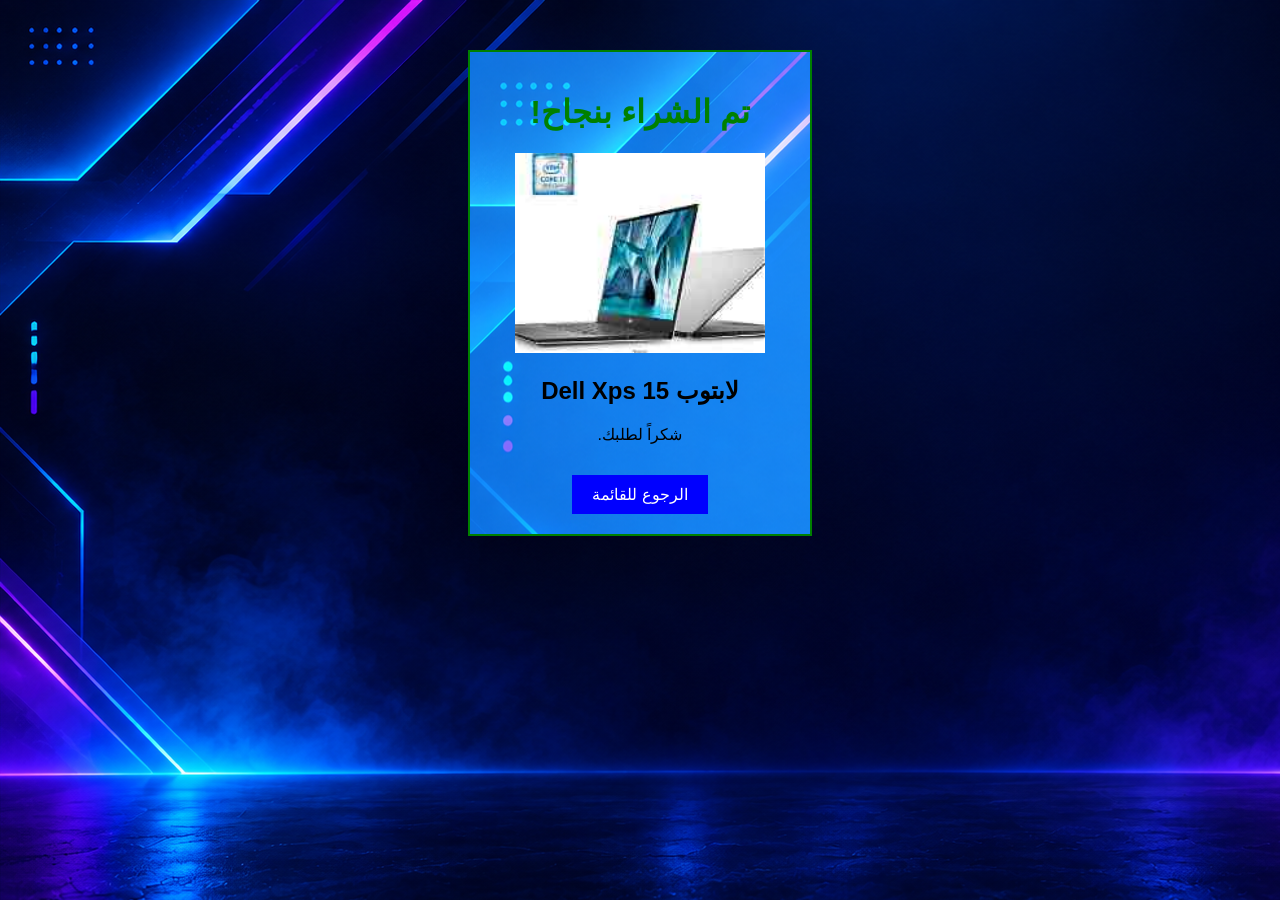
<file: b1.html>
<!DOCTYPE html> <!-- تعريف نوع المستند كـ HTML5 -->
<html lang="ar" dir="rtl"> <!-- تحديد اللغة كالعربية والاتجاه من اليمين لليسار -->
<head> <!-- بداية رأس الصفحة -->
    <meta charset="UTF-8"> <!-- تحديد ترميز الحروف لدعم اللغة العربية -->
    <title>تأكيد الشراء</title> <!-- عنوان الصفحة -->

    <style> /* بداية أكواد التصميم (CSS) */
        body {
            background-image: url(IMAGES/1789332439106.png); /* لون خلفية أبيض بسيط */
            font-family: Arial, sans-serif; /* نوع خط بسيط ومقروء */
        }
        .box {
            border: 2px solid green; /* إطار أخضر بسيط حول الصندوق */
            padding: 20px; /* مسافة داخلية */
            background-image: url(IMAGES/1789335008020.png);
            width: 300px; /* عرض ثابت للصندوق */
            margin-top: 50px; /* مسافة من أعلى الصفحة */
        }
        h1 {
            color: green; /* لون العنوان أخضر ليدل على النجاح */
        }
        img {
            width: 250px; /* عرض مناسب للصورة */
            height: 200px; /* ارتفاع ثابت للصورة */
        }
        a {
            background-color: blue; /* لون خلفية الزر أزرق */
            color: white; /* لون النص أبيض */
            padding: 10px 20px; /* مسافة داخلية للزر */
            text-decoration: none; /* إزالة الخط الموجود تحت الرابط */
            display: inline-block; /* جعل الرابط يتصرف كعنصر كتلة لضبط الأبعاد */
            margin-top: 15px; /* مسافة فوق الزر */
        }
    </style> <!-- نهاية أكواد التصميم -->
</head>
<body> <!-- بداية جسم الصفحة (المحتوى المرئي) -->

<center> <!-- توسيط جميع العناصر في الصفحة بشكل بسيط -->
    <div class="box"> <!-- صندوق لجمع محتويات صفحة النجاح -->
        <h1>تم الشراء بنجاح!</h1> <!-- رسالة تأكيد الشراء -->
        <img src="IMAGES\تنزيل.jfif" alt="صورة المنتج"> <!-- صورة المنتج الذي تم شراؤه -->
        <h2>لابتوب Dell Xps 15 </h2> <!-- اسم المنتج -->
        <p>شكراً لطلبك.</p> <!-- رسالة شكر بسيطة -->
        <a href="index.html">الرجوع للقائمة</a> <!-- رابط للعودة للصفحة الرئيسية -->
    </div> <!-- نهاية الصندوق -->
</center> <!-- نهاية وسم التوسيط -->

</body> <!-- نهاية جسم الصفحة -->
</html> <!-- نهاية ملف الـ HTML -->
</file>
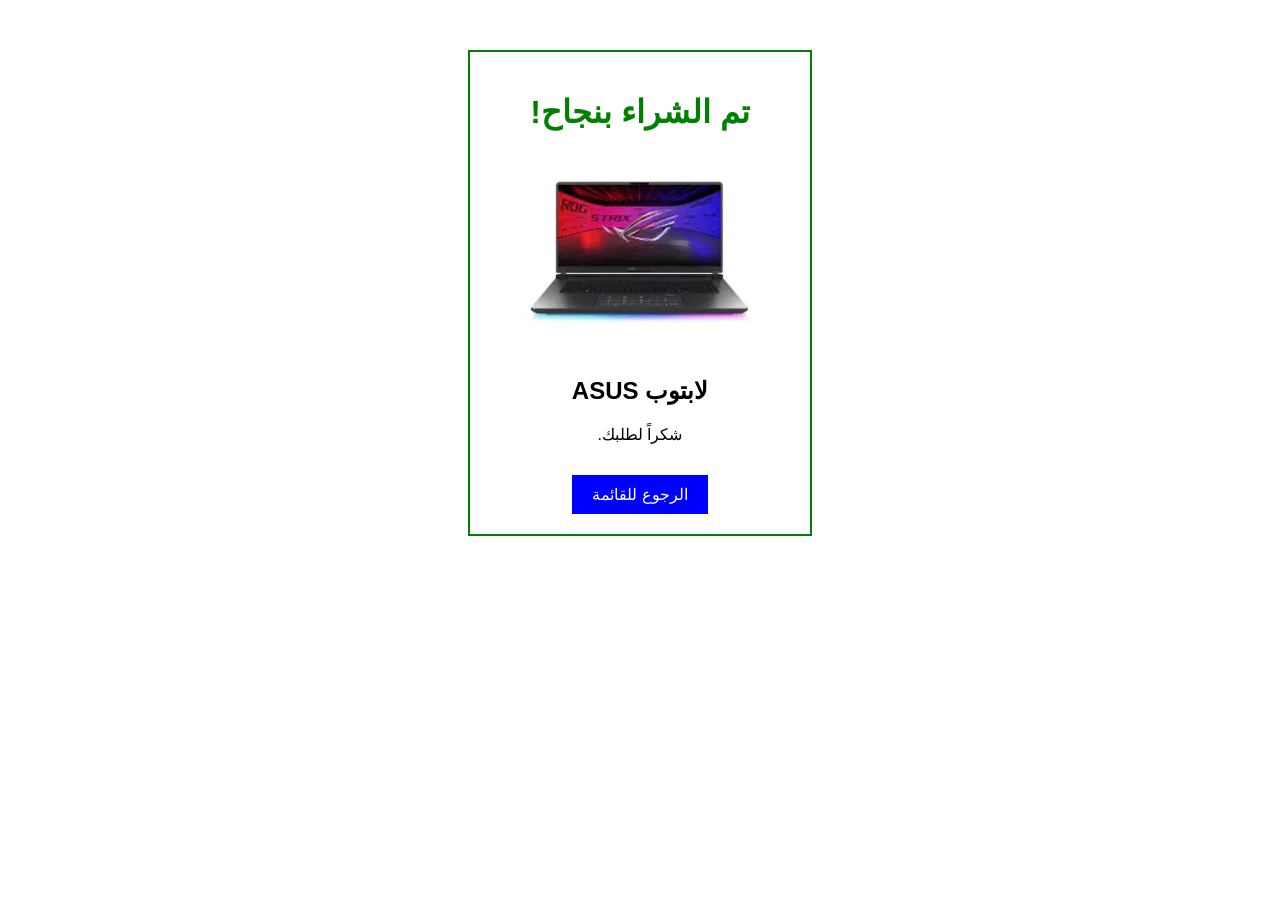
<file: b2.html>
<!DOCTYPE html> <!-- تعريف نوع المستند كـ HTML5 -->
<html lang="ar" dir="rtl"> <!-- تحديد اللغة كالعربية والاتجاه من اليمين لليسار -->
<head> <!-- بداية رأس الصفحة -->
    <meta charset="UTF-8"> <!-- تحديد ترميز الحروف لدعم اللغة العربية -->
    <title>تأكيد الشراء</title> <!-- عنوان الصفحة -->

    <style> /* بداية أكواد التصميم (CSS) */
        body {
            background-color: white; /* لون خلفية أبيض بسيط */
            font-family: Arial, sans-serif; /* نوع خط بسيط ومقروء */
        }
        .box {
            border: 2px solid green; /* إطار أخضر بسيط حول الصندوق */
            padding: 20px; /* مسافة داخلية */
            width: 300px; /* عرض ثابت للصندوق */
            margin-top: 50px; /* مسافة من أعلى الصفحة */
        }
        h1 {
            color: green; /* لون العنوان أخضر ليدل على النجاح */
        }
        img {
            width: 250px; /* عرض مناسب للصورة */
            height: 200px; /* ارتفاع ثابت  للصورة */
        }
        a {
            background-color: blue; /* لون خلفية الزر أزرق */
            color: white; /* لون النص أبيض */
            padding: 10px 20px; /* مسافة داخلية للزر */
            text-decoration: none; /* إزالة الخط الموجود تحت الرابط */
            display: inline-block; /* جعل الرابط يتصرف كعنصر كتلة لضبط الأبعاد */
            margin-top: 15px; /* مسافة فوق الزر */
        }
    </style> <!-- نهاية أكواد التصميم -->
</head>
<body> <!-- بداية جسم الصفحة (المحتوى المرئي) -->

<center> <!-- توسيط جميع العناصر في الصفحة بشكل بسيط -->
    <div class="box"> <!-- صندوق لجمع محتويات صفحة النجاح -->
        <h1>تم الشراء بنجاح!</h1> <!-- رسالة تأكيد الشراء -->
        <img src="IMAGES\تنزيل.webp" alt="صورة المنتج"> <!-- صورة المنتج الذي تم شراؤه -->
        <h2>لابتوب   ASUS </h2> <!-- اسم المنتج -->
        <p>شكراً لطلبك.</p> <!-- رسالة شكر بسيطة -->
        <a href="index.html">الرجوع للقائمة</a> <!-- رابط للعودة للصفحة الرئيسية -->
    </div> <!-- نهاية الصندوق -->
</center> <!-- نهاية وسم التوسيط -->

</body> <!-- نهاية جسم الصفحة -->
</html> <!-- نهاية ملف الـ HTML -->
</file>
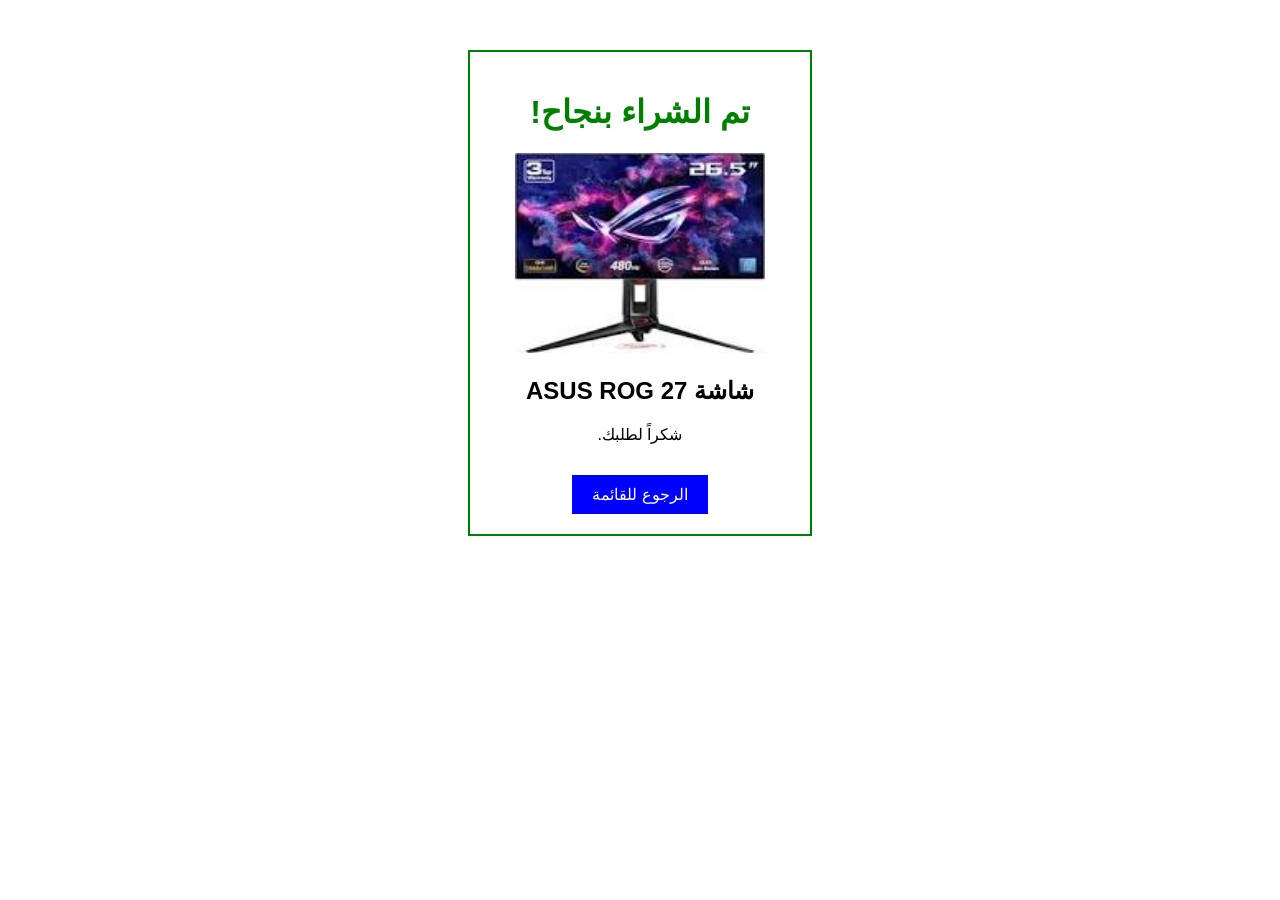
<file: b3.html>
<!DOCTYPE html> <!-- تعريف نوع المستند كـ HTML5 -->
<html lang="ar" dir="rtl"> <!-- تحديد اللغة كالعربية والاتجاه من اليمين لليسار -->
<head> <!-- بداية رأس الصفحة -->
    <meta charset="UTF-8"> <!-- تحديد ترميز الحروف لدعم اللغة العربية -->
    <title>تأكيد الشراء</title> <!-- عنوان الصفحة -->

    <style> /* بداية أكواد التصميم (CSS) */
        body {
            background-color: white; /* لون خلفية أبيض بسيط */
            font-family: Arial, sans-serif; /* نوع خط بسيط ومقروء */
        }
        .box {
            border: 2px solid green; /* إطار أخضر بسيط حول الصندوق */
            padding: 20px; /* مسافة داخلية */
            width: 300px; /* عرض ثابت للصندوق */
            margin-top: 50px; /* مسافة من أعلى الصفحة */
        }
        h1 {
            color: green; /* لون العنوان أخضر ليدل على النجاح */
        }
        img {
            width: 250px; /* عرض مناسب للصورة */
            height: 200px; /* ارتفاع ثابت للصورة */
        }
        a {
            background-color: blue; /* لون خلفية الزر أزرق */
            color: white; /* لون النص أبيض */
            padding: 10px 20px; /* مسافة داخلية للزر */
            text-decoration: none; /* إزالة الخط الموجود تحت الرابط */
            display: inline-block; /* جعل الرابط يتصرف كعنصر كتلة لضبط الأبعاد */
            margin-top: 15px; /* مسافة فوق الزر */
        }
    </style> <!-- نهاية أكواد التصميم -->
</head>
<body> <!-- بداية جسم الصفحة (المحتوى المرئي) -->

<center> <!-- توسيط جميع العناصر في الصفحة بشكل بسيط -->
    <div class="box"> <!-- صندوق لجمع محتويات صفحة النجاح -->
        <h1>تم الشراء بنجاح!</h1> <!-- رسالة تأكيد الشراء -->
        <img src="IMAGES\q4g8wasb.bmp" alt="صورة المنتج"> <!-- صورة المنتج الذي تم شراؤه -->
        <h2> شاشة  ASUS ROG 27</h2> <!-- اسم المنتج -->
        <p>شكراً لطلبك.</p> <!-- رسالة شكر بسيطة -->
        <a href="index.html">الرجوع للقائمة</a> <!-- رابط للعودة للصفحة الرئيسية -->
    </div> <!-- نهاية الصندوق -->
</center> <!-- نهاية وسم التوسيط -->

</body> <!-- نهاية جسم الصفحة -->
</html> <!-- نهاية ملف الـ HTML -->
</file>
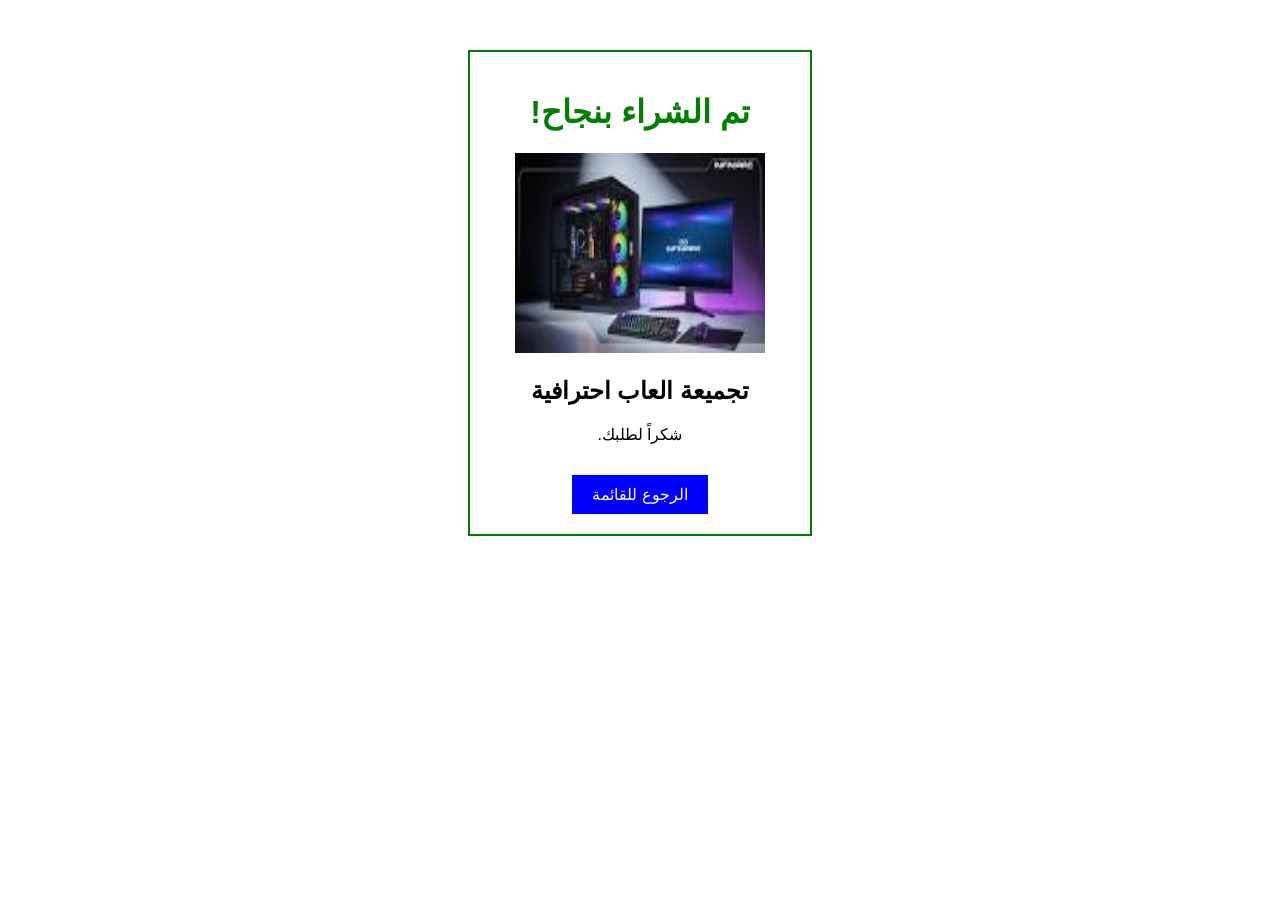
<file: b4.html>
<!DOCTYPE html> <!-- تعريف نوع المستند كـ HTML5 -->
<html lang="ar" dir="rtl"> <!-- تحديد اللغة كالعربية والاتجاه من اليمين لليسار -->
<head> <!-- بداية رأس الصفحة -->
    <meta charset="UTF-8"> <!-- تحديد ترميز الحروف لدعم اللغة العربية -->
    <title>تأكيد الشراء</title> <!-- عنوان الصفحة -->

    <style> /* بداية أكواد التصميم (CSS) */
        body {
            background-color: white; /* لون خلفية أبيض بسيط */
            font-family: Arial, sans-serif; /* نوع خط بسيط ومقروء */
        }
        .box {
            border: 2px solid green; /* إطار أخضر بسيط حول الصندوق */
            padding: 20px; /* مسافة داخلية */
            width: 300px; /* عرض ثابت للصندوق */
            margin-top: 50px; /* مسافة من أعلى الصفحة */
        }
        h1 {
            color: green; /* لون العنوان أخضر ليدل على النجاح */
        }
        img {
            width: 250px; /* عرض مناسب للصورة */
            height: 200px; /* ارتفاع ثابت للصورة */
        }
        a {
            background-color: blue; /* لون خلفية الزر أزرق */
            color: white; /* لون النص أبيض */
            padding: 10px 20px; /* مسافة داخلية للزر */
            text-decoration: none; /* إزالة الخط الموجود تحت الرابط */
            display: inline-block; /* جعل الرابط يتصرف كعنصر كتلة لضبط الأبعاد */
            margin-top: 15px; /* مسافة فوق الزر */
        }
    </style> <!-- نهاية أكواد التصميم -->
</head>
<body> <!-- بداية جسم الصفحة (المحتوى المرئي) -->

<center> <!-- توسيط جميع العناصر في الصفحة بشكل بسيط -->
    <div class="box"> <!-- صندوق لجمع محتويات صفحة النجاح -->
        <h1>تم الشراء بنجاح!</h1> <!-- رسالة تأكيد الشراء -->
        <img src="IMAGES\j9y66dvy.bmp" alt="صورة المنتج"> <!-- صورة المنتج الذي تم شراؤه -->
        <h2>تجميعة العاب احترافية</h2> <!-- اسم المنتج -->
        <p>شكراً لطلبك.</p> <!-- رسالة شكر بسيطة -->
        <a href="index.html">الرجوع للقائمة</a> <!-- رابط للعودة للصفحة الرئيسية -->
    </div> <!-- نهاية الصندوق -->
</center> <!-- نهاية وسم التوسيط -->

</body> <!-- نهاية جسم الصفحة -->
</html> <!-- نهاية ملف الـ HTML -->
</file>
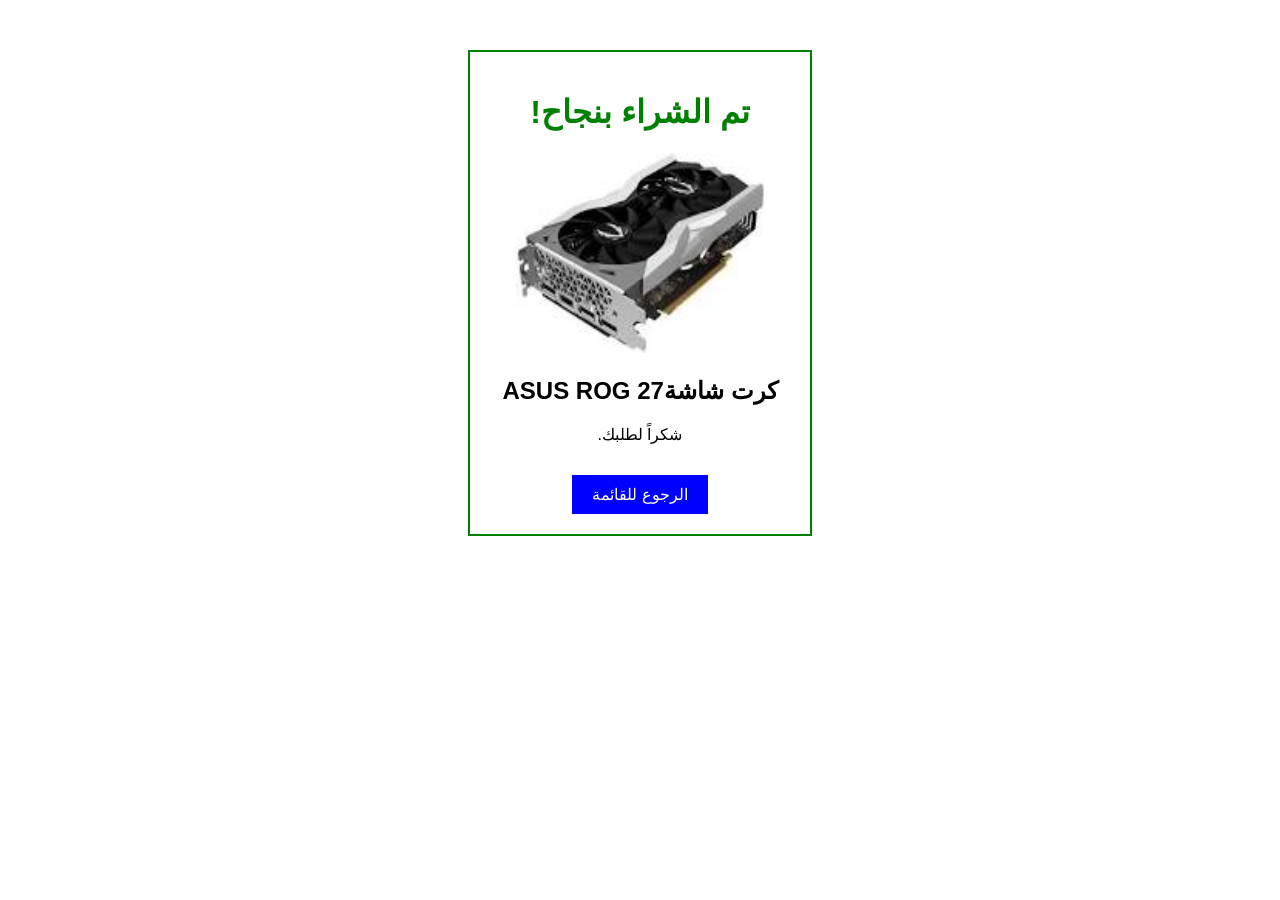
<file: b5.html>
<!DOCTYPE html> <!-- تعريف نوع المستند كـ HTML5 -->
<html lang="ar" dir="rtl"> <!-- تحديد اللغة كالعربية والاتجاه من اليمين لليسار -->
<head> <!-- بداية رأس الصفحة -->
    <meta charset="UTF-8"> <!-- تحديد ترميز الحروف لدعم اللغة العربية -->
    <title>تأكيد الشراء</title> <!-- عنوان الصفحة -->

    <style> /* بداية أكواد التصميم (CSS) */
        body {
            background-color: white; /* لون خلفية أبيض بسيط */
            font-family: Arial, sans-serif; /* نوع خط بسيط ومقروء */
        }
        .box {
            border: 2px solid green; /* إطار أخضر بسيط حول الصندوق */
            padding: 20px; /* مسافة داخلية */
            width: 300px; /* عرض ثابت للصندوق */
            margin-top: 50px; /* مسافة من أعلى الصفحة */
        }
        h1 {
            color: green; /* لون العنوان أخضر ليدل على النجاح */
        }
        img {
            width: 250px; /* عرض مناسب للصورة */
            height: 200px; /* ارتفاع ثابت للصورة */
        }
        a {
            background-color: blue; /* لون خلفية الزر أزرق */
            color: white; /* لون النص أبيض */
            padding: 10px 20px; /* مسافة داخلية للزر */
            text-decoration: none; /* إزالة الخط الموجود تحت الرابط */
            display: inline-block; /* جعل الرابط يتصرف كعنصر كتلة لضبط الأبعاد */
            margin-top: 15px; /* مسافة فوق الزر */
        }
    </style> <!-- نهاية أكواد التصميم -->
</head>
<body> <!-- بداية جسم الصفحة (المحتوى المرئي) -->

<center> <!-- توسيط جميع العناصر في الصفحة بشكل بسيط -->
    <div class="box"> <!-- صندوق لجمع محتويات صفحة النجاح -->
        <h1>تم الشراء بنجاح!</h1> <!-- رسالة تأكيد الشراء -->
        <img src="IMAGES\images.jfif" alt="صورة المنتج"> <!-- صورة المنتج الذي تم شراؤه -->
        <h2>كرت شاشةASUS ROG 27 </h2> <!-- اسم المنتج -->
        <p>شكراً لطلبك.</p> <!-- رسالة شكر بسيطة -->
        <a href="index.html">الرجوع للقائمة</a> <!-- رابط للعودة للصفحة الرئيسية -->
    </div> <!-- نهاية الصندوق -->
</center> <!-- نهاية وسم التوسيط -->

</body> <!-- نهاية جسم الصفحة -->
</html> <!-- نهاية ملف الـ HTML -->
</file>
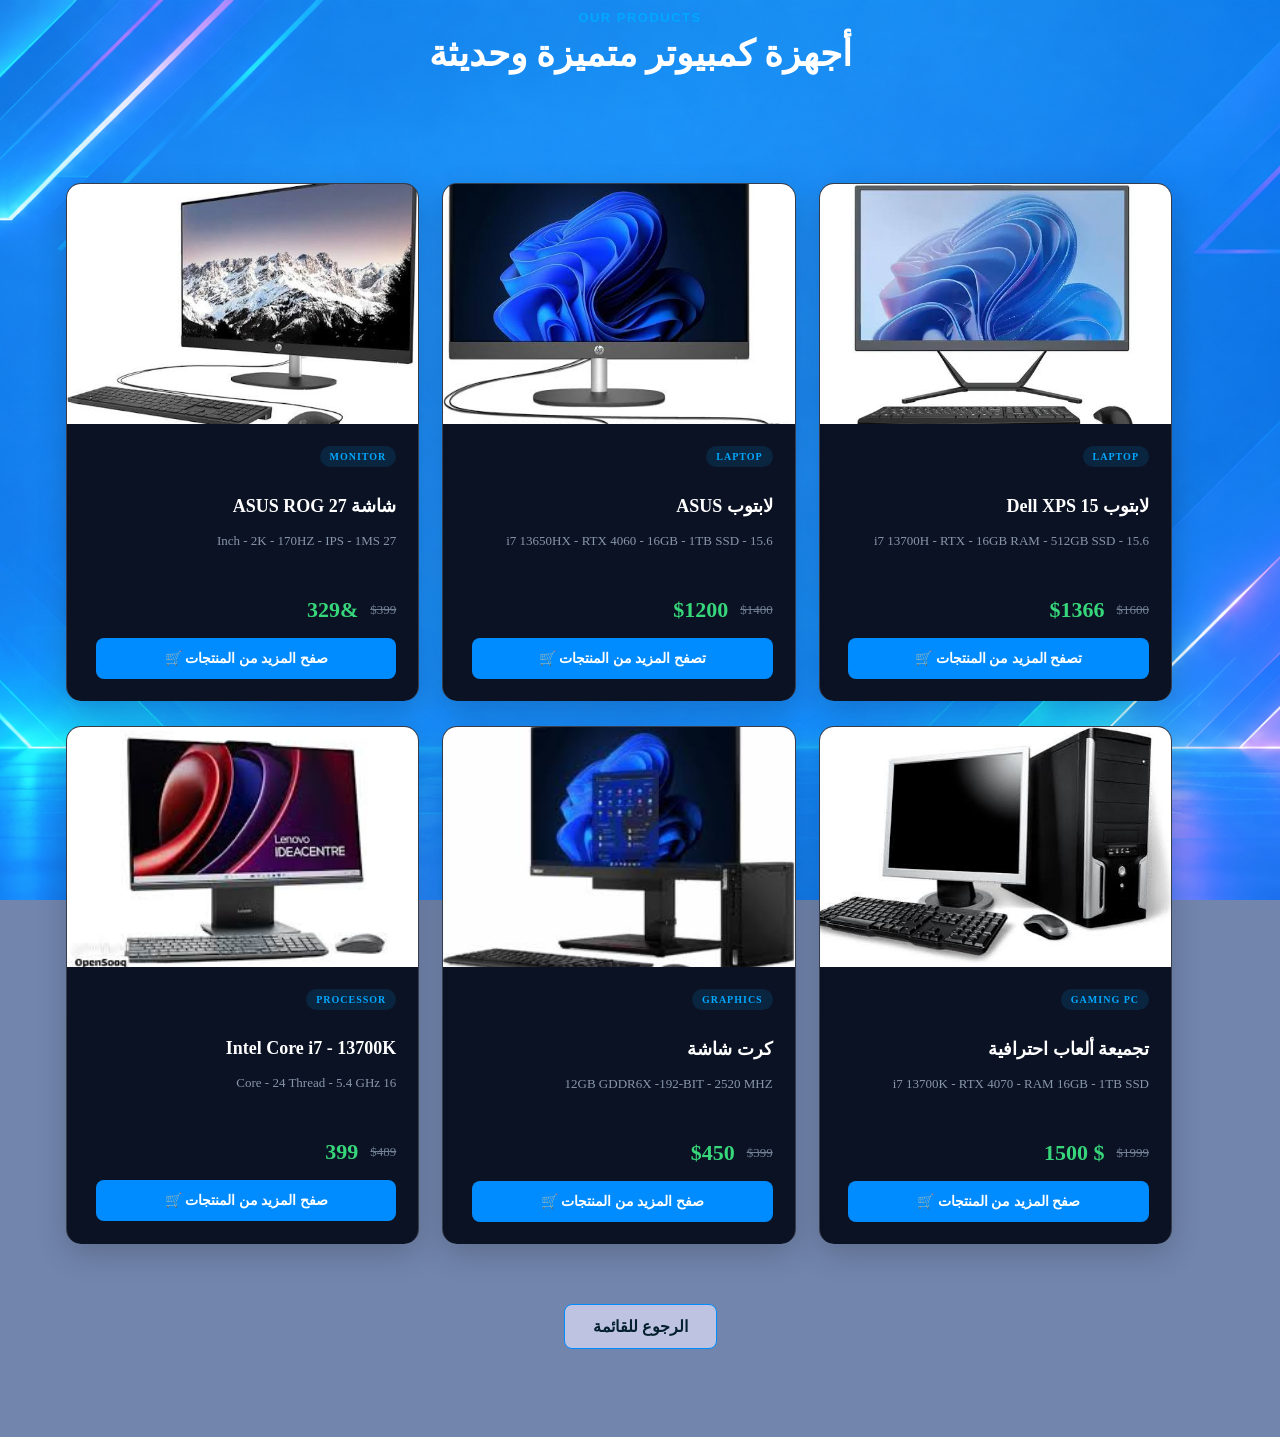
<file: PC.HTML>
<!DOCTYPE html>
<html lang="ar" dir="rtl">
<head>
    <meta charset="UTF-8">
    <meta name="viewport" content="width=device-width, initial-scale=1.0">
    <title>🖥️ أجهزة الكمبيوتر</title>
</head>
<body>
<center>
    
            <div class="section-heading"> 
                <span>OUR PRODUCTS</span>
                <h2>أجهزة كمبيوتر متميزة وحديثة</h2>
                
            </div>
            </center>
<section class="products-section" >
            <div class="products-container">

                <div class="product-card">
                    <div class="product-image">
                        <img src="imagec pc/images (15).jpeg">
                    </div>
                    <div class="product-content">
                        <span class="category">LAPTOP</span>
                        <h3>لابتوب Dell XPS 15</h3>
                        <p>i7 13700H - RTX - 16GB RAM - 512GB SSD - 15.6</p>
                        <div class="price">
                            <span class="old">$1600</span>
                            <span class="new">$1366</span>
                        </div>
                        <a class="product-btn" href="b1.html"> تصفح المزيد من المنتجات 🛒</a>
                    </div>
                </div>
            <div class="product-card">
                    <div class="product-image">
                        <img src="imagec pc/images (3).jpeg">
                    </div>
                    <div class="product-content">
                        <span class="category">LAPTOP</span>
                        <h3>لابتوب ASUS</h3>
                        <p>i7 13650HX - RTX 4060 - 16GB - 1TB SSD - 15.6</p>
                        <div class="price">
                            <span class="old">$1400</span>
                            <span class="new">$1200</span>
                        </div>
                        <a class="product-btn" href="b2.html">تصفح المزيد من المنتجات 🛒</a>
                    </div>
            </div>

                <div class="product-card">
                    <div class="product-image">
                        <img src="imagec pc/images (7).jpeg">
                    </div>
                    <div class="product-content">
                        <span class="category">MONITOR</span>
                        <h3>شاشة ASUS ROG 27</h3>
                        <p>27 Inch - 2K - 170HZ - IPS - 1MS</p>
                        <div class="price">
                            <span class="old">$399</span>
                            <span class="new">&329</span>
                        </div>
                        <a class="product-btn" href="b3.html">صفح المزيد من المنتجات  🛒</a>
                    </div>
                </div>

                <div class="product-card">
                    <div class="product-image">
                        <img src="imagec pc/images (13).jpeg">
                    </div>
                    <div class="product-content">
                        <span class="category">GAMING PC</span>
                        <h3>تجميعة ألعاب احترافية</h3>
                        <p>i7 13700K - RTX 4070 - RAM 16GB - 1TB SSD</p>
                        <div class="price">
                            <span class="old">$1999</span>
                            <span class="new">$ 1500</span>
                        </div>
                        <a class="product-btn" href="b4.html">صفح المزيد من المنتجات  🛒</a>
                    </div>
                </div>

                <div class="product-card">
                    <div class="product-image">
                        <img src="imagec pc/images (19).jpeg">
                    </div>
                    <div class="product-content">
                        <span class="category">GRAPHICS</span>
                        <h3>كرت شاشة </h3>
                        <p>12GB GDDR6X -192-BIT - 2520 MHZ</p>
                        <div class="price">
                            <span class="old">$399</span>
                            <span class="new">$450</span>
                        </div>
                        <a class="product-btn" href="b5.html">صفح المزيد من المنتجات  🛒</a>
                    </div>
                </div>

                <div class="product-card">
                    <div class="product-image">
                        <img src="imagec pc/images (17).jpeg">
                    </div>
                    <div class="product-content">
                        <span class="category">PROCESSOR</span>
                        <h3>Intel Core i7 - 13700K</h3>
                        <p>16 Core - 24 Thread - 5.4 GHz</p>
                        <div class="price">
                            <span class="old">$489</span>
                            <span class="new">399</span>
                        </div>
                        <a class="product-btn" href="b6.html">صفح المزيد من المنتجات  🛒</a>
                    </div>
                

            </div>
            </div>
            <a class="more-btn" href="index.html"> الرجوع للقائمة
            </a>
        </section>
    
<style>
                
body {
    font-family: Cambria, Cochin, Georgia, Times, 'Times New Roman', serif;
    background-color: rgba(3, 36, 109, 0.555);
    background-image: url("IMAGES/1789335008020.png");
    background-size: cover;
    background-position: center;
    background-repeat: no-repeat;
    background-attachment: fixed;
}
section-heading {
    width:  100%;
    height: 30px;
      text-align: center;
    margin-bottom: 35px;
}

.section-heading span {
    display: inline-block;
    color: #00A8FF;
    font-size: 13px;
    font-family: Arial, Helvetica, sans-serif;
    font-weight: 800;
    letter-spacing: 1.5PX;
    margin-bottom: 8px;
}

.section-heading h2 {
    margin: 0 0 8PX;
    font-size: 36px;
    color: #FFFFFF;
    margin-bottom: 8px;
}

.products-section{

text-align: center;
padding: 80px 80px ;
background:
        radial-gradient(135deg,#20A4F3 0%,#168DE0 100%);
        
}
.products-container{

display: grid;
grid-template-columns: repeat(3,minmax(0,1fr));
 width: min(1200px,100%);
    justify-content: center;
    padding: 20px;
gap: 25px;
max-width: 1200;
margin: 0 auto;
}
.product-card {
    
    height: auto;
    min-height: 480px;
    width: 100%;
    border: 1PX solid rgba(255, 255, 255, 0.18);
    background:#0B1224;
    color: #FFFFFF;
    border-radius: 15px;
    border-bottom: 25px;
    overflow: hidden;
    transition: transform 0.35s ease,box-shadow 0.3s ease;
    box-shadow: 0 10px 30px rgba(0,0,0,.18);
}

.product-image  {
  
    display: flex;
    align-items: center;
    justify-content: center;
    background-image: url(IMAGES/1789335008020.png);
    overflow: hidden;
}

.product-image img{
width: 100%;
height: 240px;
object-fit: cover;
display: block;

}

.product-content {
    padding: 22px;
    text-align: right;
}

.category {
    display: inline-block;
    padding: 5px 10px;
    border-radius: 20px;
    background: rgba(0,168,255,.12);
    color: #00A8FF;
    font-size: 10px;
    font-weight: 800;
    letter-spacing: 1px;
    margin-bottom: 10px;
}

.product-content h3 {
    font-size: 18px;
    color: #fff;
    margin-bottom: 8px;
}

.product-content p {
    min-height: 52px;
    color: #8997AA;
    font-size: 13px;
    line-height: 1.7;
}

.price {
    display: flex;
    align-items: center;
    gap: 12px;
    margin: 15px 0;
}

.price .old {
    color: #718095;
    font-size: 13px;
    text-decoration: line-through;
}

.price .new {
    color: #37D67A;
    font-size: 22px;
    font-weight: 800;
}

.product-btn {
    display: flex;
    align-items: center;
    justify-content: center;
    width: 90%;
    padding: 12px;
    border-radius: 8px;
    background: #008CFF;
    color: #fff;
    text-decoration: none;
    font-size: 14px;
    font-weight: 700;
    transition: .3s ease;
}

.product-btn:hover {
    background: #006FD6;
    transform: translateY(-2px);
    
}
.more-btn {
    display: block;
    width: fit-content;
    margin: 40px auto 0;
    padding: 12px 28px;
    border: 1px solid #008CFF;
    border-radius: 8px;
    background-color: #bfc3e2;
    color: #052130;
    text-decoration: none;
    font-weight: 700;
    transition: .3s ease;
}

.more-btn:hover {
    background: #072741;
    color: #fff;
}
div .product-card:hover{

 transform: translateY(-15px); /* تحريك البطاقة للأعلى قليلاً عند مرور الماوس */
        
        
}

            </style>
</body>
</html>
</file>
